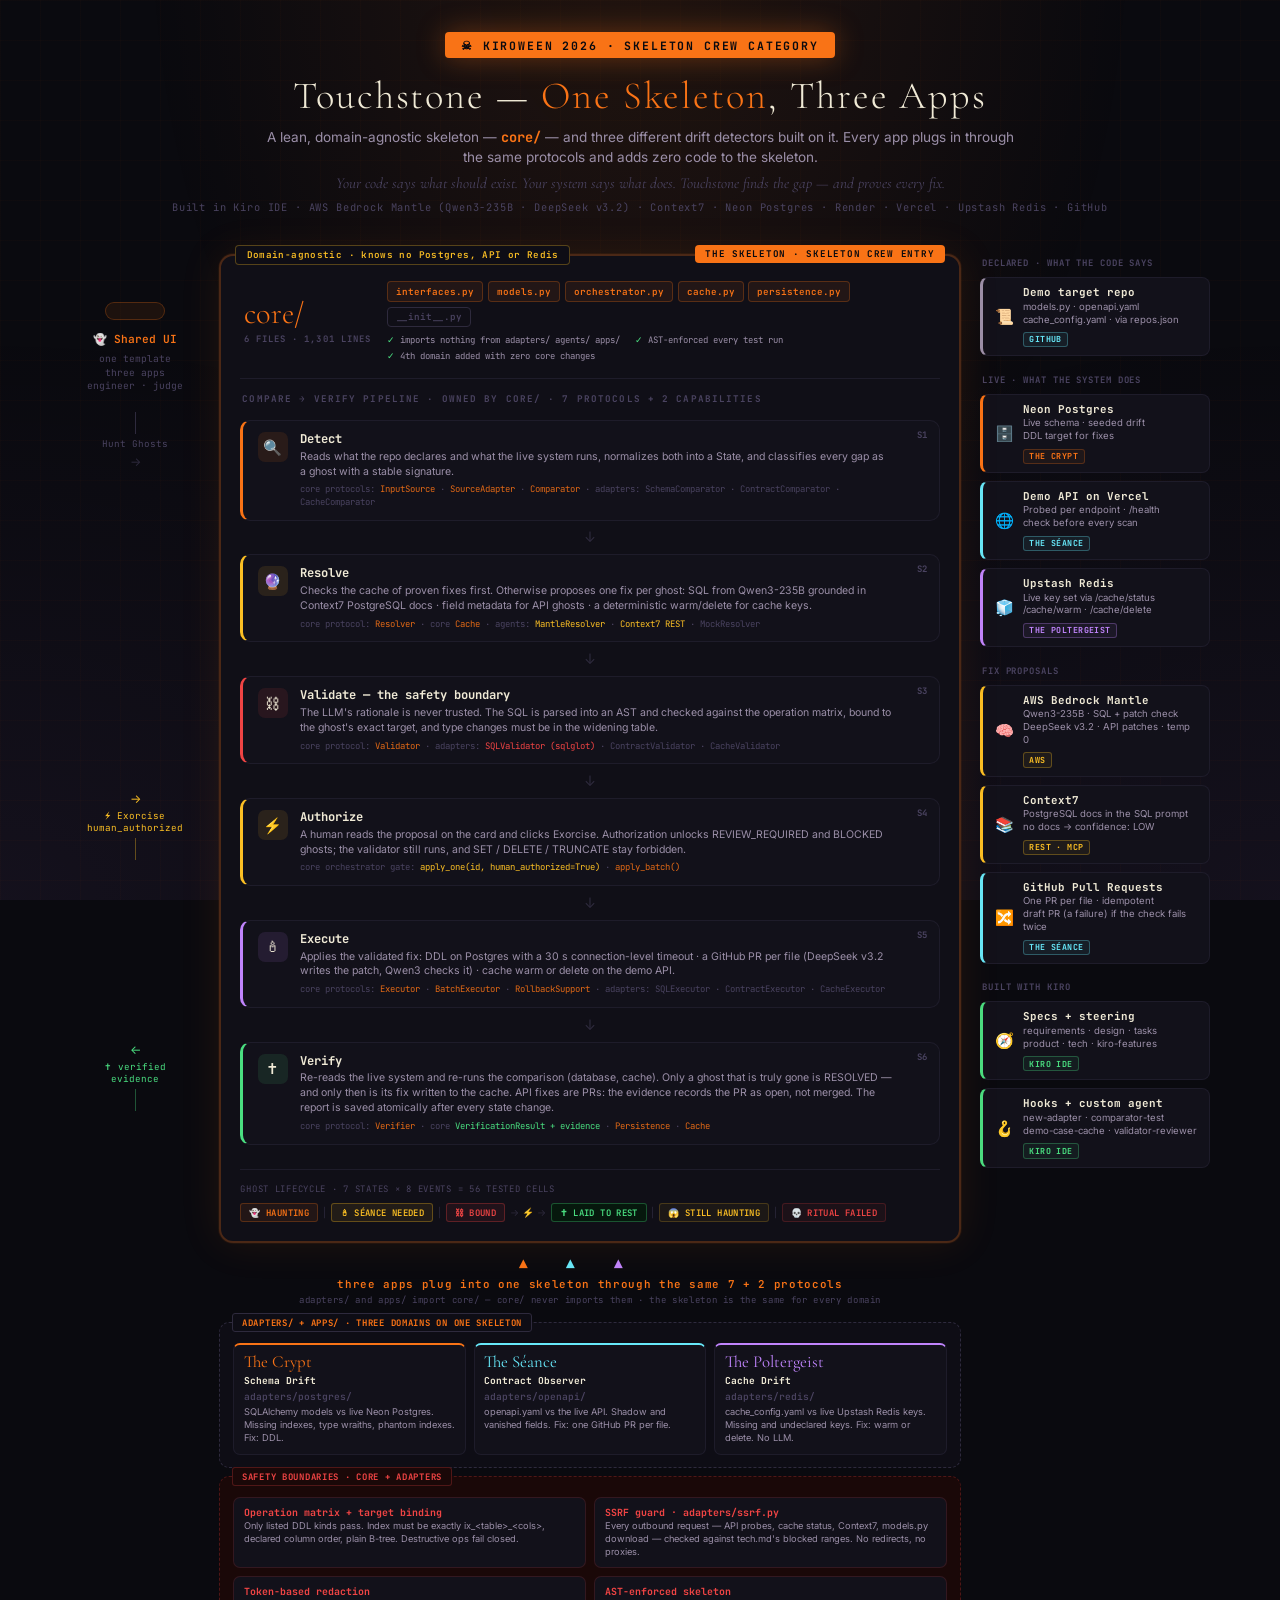
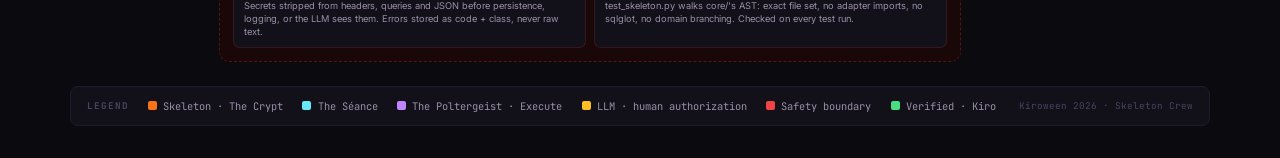
<file: docs/architecture.html>
<!DOCTYPE html>
<html lang="en">
<head>
<meta charset="utf-8">
<title>Touchstone Architecture</title>
<link rel="stylesheet" href="https://fonts.googleapis.com/css2?family=JetBrains+Mono:wght@400;600;700&family=Cormorant+Garamond:wght@300;400&family=Inter:wght@400;500;600&display=swap">

<style>
  :root {
    /* Touchstone UI palette (apps/shared/ui/style.css) */
    --bg:            #0a0a0f;
    --bg-card:       #12111a;
    --bg-card-alt:   #0e0d15;
    --bg-pipeline:   #100f17;
    --border:        #1e1c2a;
    --border-accent: #2e2a3d;
    --text-primary:  #f0ead6;
    --text-secondary:#9b8fa8;
    --text-muted:    #4a4360;
    --pumpkin:       #f97316;
    --pumpkin-dim:   rgba(249,115,22,0.08);
    --pumpkin-mid:   rgba(249,115,22,0.25);
    --amber:         #fbbf24;
    --blood:         #ef4444;
    --blood-dim:     #1a0808;
    --spirit:        #4ade80;
    --spirit-dim:    #06180d;
    --seance:        #67e8f9;
    --polter:        #c084fc;
    --connector:     #2e2a3d;
    --font-mono:     'JetBrains Mono', 'Courier New', monospace;
    --font-sans:     'Inter', -apple-system, sans-serif;
    --font-display:  'Cormorant Garamond', Georgia, serif;
  }

  * { box-sizing: border-box; margin: 0; padding: 0; }

  body {
    background: var(--bg);
    color: var(--text-primary);
    font-family: var(--font-sans);
    padding: 2rem;
    min-height: 100svh;
  }

  /* faint grid + fog */
  body::before {
    content: '';
    position: fixed;
    inset: 0;
    background-image:
      linear-gradient(rgba(249,115,22,0.022) 1px, transparent 1px),
      linear-gradient(90deg, rgba(249,115,22,0.022) 1px, transparent 1px);
    background-size: 40px 40px;
    pointer-events: none;
  }
  body::after {
    content: '';
    position: fixed;
    inset: 0;
    background:
      radial-gradient(ellipse at 50% -10%, rgba(249,115,22,0.10), transparent 55%),
      radial-gradient(ellipse at 0% 100%, rgba(192,132,252,0.06), transparent 45%),
      radial-gradient(ellipse at 100% 100%, rgba(192,132,252,0.06), transparent 45%);
    pointer-events: none;
  }

  /* ── Header ── */
  .page-header { text-align: center; margin-bottom: 2.5rem; position: relative; z-index: 1; }
  .page-header h1 {
    font-family: var(--font-display);
    font-size: 2rem;
    font-weight: 300;
    letter-spacing: 0.05em;
  }
  .page-header h1 span { color: var(--pumpkin); }
  .page-header .tagline {
    font-family: var(--font-display);
    font-style: italic;
    font-size: 1rem;
    color: var(--text-secondary);
    margin-top: 0.3rem;
  }
  .page-header .sub {
    font-family: var(--font-mono);
    font-size: 0.65rem;
    color: var(--text-muted);
    margin-top: 0.5rem;
    letter-spacing: 0.08em;
  }

  /* ── Diagram grid ── */
  .diagram {
    display: grid;
    grid-template-columns: 130px 1fr 230px;
    align-items: start;
    max-width: 1140px;
    margin: 0 auto;
    position: relative;
    z-index: 1;
  }

  /* ── Entry column ── */
  .entry-col { display: flex; flex-direction: column; align-items: center; padding-top: 3rem; gap: 0.4rem; }

  .ghost-ring {
    width: 60px; height: 18px;
    border-radius: 100px;
    border: 1.5px solid var(--pumpkin-mid);
    position: relative;
    overflow: hidden;
    background: var(--pumpkin-dim);
  }
  .ghost-ring::before {
    content: '';
    position: absolute;
    top: -2px; left: -60%;
    width: 50%; height: calc(100% + 4px);
    background: linear-gradient(90deg, transparent, var(--pumpkin), transparent);
    filter: blur(1px);
    animation: sweep 2.5s ease-in-out infinite;
  }
  @keyframes sweep {
    0% { left: -60%; opacity: 0; } 15% { opacity: 1; } 85% { opacity: 1; } 100% { left: 110%; opacity: 0; }
  }
  @media (prefers-reduced-motion: reduce) { .ghost-ring::before { animation: none; left: 20%; opacity: 0.7; } }

  .entry-label { font-family: var(--font-mono); font-size: 0.7rem; font-weight: 600; color: var(--pumpkin); text-align: center; margin-top: 0.35rem; }
  .entry-sub { font-family: var(--font-mono); font-size: 0.6rem; color: var(--text-muted); text-align: center; max-width: 115px; line-height: 1.4; }

  .entry-arrow { display: flex; flex-direction: column; align-items: center; gap: 0.25rem; margin-top: 0.8rem; }
  .v-line { width: 1px; height: 22px; background: var(--connector); }
  .arrow-label { font-family: var(--font-mono); font-size: 0.58rem; color: var(--text-muted); text-align: center; }
  .arrow-tip { font-size: 0.75rem; color: var(--connector); }
  .entry-arrow.exorcise { margin-top: 19.75rem; }
  .entry-arrow.exorcise .arrow-label, .entry-arrow.exorcise .arrow-tip { color: var(--amber); }
  .entry-arrow.exorcise .v-line { background: var(--amber); opacity: 0.35; }
  .entry-arrow.returns { margin-top: 11rem; }
  .entry-arrow.returns .arrow-label, .entry-arrow.returns .arrow-tip { color: var(--spirit); }
  .entry-arrow.returns .v-line { background: var(--spirit); opacity: 0.35; }

  /* ── Pipeline column ── */
  .pipeline-col { padding: 0 1.2rem; }
  .pipeline-boundary {
    border: 2px solid var(--pumpkin-mid);
    border-radius: 14px;
    padding: 1.2rem;
    background: var(--bg-pipeline);
    position: relative;
    box-shadow: 0 0 0 1px rgba(249,115,22,0.06), 0 0 42px rgba(249,115,22,0.10);
  }

  /* ── Skeleton header (core/ is the Skeleton Crew entry) ── */
  .skeleton-head {
    display: grid;
    grid-template-columns: auto 1fr;
    gap: 1rem;
    align-items: center;
    padding: 0.4rem 0.2rem 1rem;
    margin-bottom: 0.9rem;
    border-bottom: 1px solid var(--border);
  }
  .skeleton-title { font-family: var(--font-display); font-size: 1.9rem; font-weight: 300; line-height: 1; color: var(--pumpkin); }
  .skeleton-title small { display: block; font-family: var(--font-mono); font-size: 0.56rem; font-weight: 700; color: var(--text-muted); letter-spacing: 0.12em; text-transform: uppercase; margin-top: 0.35rem; }
  .file-chips { display: flex; flex-wrap: wrap; gap: 0.3rem; }
  .file-chip {
    font-family: var(--font-mono); font-size: 0.58rem; font-weight: 600;
    padding: 0.2rem 0.5rem; border-radius: 4px;
    background: var(--pumpkin-dim); border: 1px solid var(--pumpkin-mid); color: var(--pumpkin);
  }
  .file-chip.dim { background: transparent; border-color: var(--border-accent); color: var(--text-muted); }
  .skeleton-proof { display: flex; flex-wrap: wrap; gap: 0.25rem 0.9rem; margin-top: 0.45rem; }
  .skeleton-proof span { font-family: var(--font-mono); font-size: 0.56rem; color: var(--text-secondary); }
  .skeleton-proof span::before { content: '✓ '; color: var(--spirit); }

  /* ── Plug-in connector between adapters and core ── */
  .plug {
    text-align: center;
    font-family: var(--font-mono); font-size: 0.6rem; font-weight: 600;
    color: var(--pumpkin); letter-spacing: 0.06em;
    padding: 0.55rem 0 0.45rem;
  }
  .plug small { display: block; color: var(--text-muted); font-weight: 400; margin-top: 0.15rem; }
  .plug { font-size: 0.68rem; padding: 0.7rem 0 0.55rem; }
  .plug-arrows { display: block; font-size: 0.9rem; letter-spacing: 2.4rem; margin-bottom: 0.25rem; }
  .plug-arrows i { font-style: normal; }

  /* ── Category ribbon + Skeleton Crew header ── */
  .category-ribbon {
    display: inline-block; margin-bottom: 0.9rem;
    font-family: var(--font-mono); font-size: 0.72rem; font-weight: 700;
    letter-spacing: 0.16em; text-transform: uppercase;
    color: #0a0a0f; background: var(--pumpkin);
    padding: 0.35rem 1rem; border-radius: 4px;
    box-shadow: 0 0 28px rgba(249,115,22,0.35);
  }
  .page-header h1 { font-size: 2.4rem; }
  .page-header .tagline {
    font-style: normal; font-family: var(--font-sans); font-size: 0.85rem;
    max-width: 760px; margin: 0.5rem auto 0; line-height: 1.5;
  }
  .page-header .tagline b { color: var(--pumpkin); font-family: var(--font-mono); font-weight: 700; }
  .page-header .pitch {
    font-family: var(--font-display); font-style: italic; font-size: 0.95rem;
    color: var(--text-muted); margin-top: 0.4rem;
  }
  .pipeline-badge {
    position: absolute; top: -11px; right: 14px;
    background: var(--pumpkin); color: #0a0a0f;
    font-family: var(--font-mono); font-size: 0.58rem; font-weight: 700;
    padding: 0.18rem 0.65rem; border-radius: 4px; letter-spacing: 0.08em;
  }
  .pipeline-sub-badge {
    position: absolute; top: -11px; left: 14px;
    background: var(--bg-card-alt); color: var(--amber);
    font-family: var(--font-mono); font-size: 0.58rem; font-weight: 600;
    padding: 0.18rem 0.65rem; border-radius: 4px;
    border: 1px solid rgba(251,191,36,0.3); letter-spacing: 0.04em;
  }
  .pipeline-label {
    font-family: var(--font-mono); font-size: 0.58rem; font-weight: 700;
    color: var(--text-muted); letter-spacing: 0.12em; text-transform: uppercase;
    margin-bottom: 0.9rem; padding-left: 2px;
  }
  .stages-stack { display: flex; flex-direction: column; gap: 0.5rem; }

  /* ── Stage cards ── */
  .stage-card {
    background: var(--bg-card);
    border: 1.5px solid var(--border);
    border-radius: 10px;
    padding: 0.7rem 0.9rem;
    display: flex; align-items: flex-start; gap: 0.75rem;
    position: relative;
  }
  .stage-card.detect   { border-left: 3px solid var(--pumpkin); }
  .stage-card.resolve  { border-left: 3px solid var(--amber); }
  .stage-card.validate { border-left: 3px solid var(--blood); }
  .stage-card.human    { border-left: 3px solid var(--amber); }
  .stage-card.execute  { border-left: 3px solid var(--polter); }
  .stage-card.verify   { border-left: 3px solid var(--spirit); }

  .stage-num {
    font-family: var(--font-mono); font-size: 0.56rem; font-weight: 700;
    color: var(--text-muted); position: absolute; top: 0.5rem; right: 0.7rem; letter-spacing: 0.04em;
  }
  .stage-icon {
    width: 30px; height: 30px; border-radius: 7px;
    display: flex; align-items: center; justify-content: center;
    font-size: 0.95rem; flex-shrink: 0;
  }
  .icon-detect   { background: rgba(249,115,22,0.10); }
  .icon-resolve  { background: rgba(251,191,36,0.10); }
  .icon-validate { background: rgba(239,68,68,0.10); }
  .icon-human    { background: rgba(251,191,36,0.10); }
  .icon-execute  { background: rgba(192,132,252,0.10); }
  .icon-verify   { background: rgba(74,222,128,0.10); }

  .stage-info { flex: 1; min-width: 0; padding-right: 2rem; }
  .stage-name { font-family: var(--font-mono); font-size: 0.76rem; font-weight: 700; line-height: 1.2; }
  .stage-desc { font-size: 0.66rem; color: var(--text-secondary); margin-top: 0.2rem; line-height: 1.4; }
  .stage-tools { font-family: var(--font-mono); font-size: 0.56rem; color: var(--text-muted); margin-top: 0.25rem; line-height: 1.4; }
  .stage-tools span   { color: var(--pumpkin); opacity: 0.9; }
  .stage-tools .amber { color: var(--amber); opacity: 1; }
  .stage-tools .blood { color: var(--blood); opacity: 1; }
  .stage-tools .spirit{ color: var(--spirit); opacity: 1; }

  .flow-arrow { text-align: center; color: var(--connector); font-size: 0.9rem; padding: 0.1rem 0; user-select: none; line-height: 1; }
  .flow-arrow.lbl { font-family: var(--font-mono); font-size: 0.58rem; color: var(--text-muted); }

  /* ── Apps boundary (three apps, one skeleton) ── */
  .apps-boundary {
    border: 1px dashed var(--border-accent);
    border-radius: 10px;
    padding: 0.8rem;
    background: var(--bg-card-alt);
    position: relative;
    margin-top: 0.5rem;
  }
  .boundary-badge {
    position: absolute; top: -10px; left: 12px;
    font-family: var(--font-mono); font-size: 0.56rem; font-weight: 700;
    padding: 0.15rem 0.55rem; border-radius: 3px;
    letter-spacing: 0.08em; text-transform: uppercase;
  }
  .apps-boundary .boundary-badge { background: var(--bg-card-alt); color: var(--pumpkin); border: 1px solid var(--border-accent); }
  .apps-row { display: grid; grid-template-columns: repeat(3, 1fr); gap: 0.5rem; margin-top: 0.4rem; }
  .app-box { background: var(--bg-card); border: 1px solid var(--border); border-radius: 7px; padding: 0.55rem 0.6rem; border-top: 2px solid; }
  .app-box.crypt  { border-top-color: var(--pumpkin); }
  .app-box.seance { border-top-color: var(--seance); }
  .app-box.polter { border-top-color: var(--polter); }
  .app-title { font-family: var(--font-display); font-size: 1.05rem; font-weight: 400; line-height: 1.1; }
  .app-box.crypt  .app-title { color: var(--pumpkin); }
  .app-box.seance .app-title { color: var(--seance); }
  .app-box.polter .app-title { color: var(--polter); }
  .app-name { font-family: var(--font-mono); font-size: 0.6rem; font-weight: 700; color: var(--text-primary); margin-top: 0.15rem; }
  .app-desc { font-size: 0.58rem; color: var(--text-secondary); margin-top: 0.2rem; line-height: 1.4; }

  /* ── Safety boundary ── */
  .safety-boundary {
    border: 1px dashed rgba(239,68,68,0.25);
    border-radius: 10px;
    padding: 0.8rem;
    background: var(--blood-dim);
    position: relative;
    margin-top: 0.5rem;
  }
  .safety-boundary .boundary-badge { background: var(--blood-dim); color: var(--blood); border: 1px solid rgba(239,68,68,0.25); }
  .safety-row { display: grid; grid-template-columns: 1fr 1fr; gap: 0.5rem; margin-top: 0.4rem; }
  .safety-box { background: var(--bg-card); border: 1px solid rgba(239,68,68,0.15); border-radius: 7px; padding: 0.5rem 0.6rem; }
  .safety-name { font-family: var(--font-mono); font-size: 0.62rem; font-weight: 700; color: var(--blood); }
  .safety-desc { font-size: 0.58rem; color: var(--text-secondary); margin-top: 0.1rem; line-height: 1.4; }

  /* ── State bar ── */
  .state-bar {
    margin-top: 1rem; padding-top: 0.85rem;
    border-top: 1px solid var(--border);
    display: flex; flex-wrap: wrap; gap: 0.3rem; align-items: center;
  }
  .state-bar-label {
    font-family: var(--font-mono); font-size: 0.56rem; color: var(--text-muted);
    letter-spacing: 0.08em; text-transform: uppercase; width: 100%; margin-bottom: 0.2rem;
  }
  .state-pill {
    font-family: var(--font-mono); font-size: 0.56rem; font-weight: 600;
    padding: 0.15rem 0.5rem; border-radius: 3px;
    background: var(--bg-card-alt); border: 1px solid var(--border);
    color: var(--text-muted); letter-spacing: 0.04em;
  }
  .state-pill.pending  { background: rgba(249,115,22,0.08); border-color: var(--pumpkin-mid); color: var(--pumpkin); }
  .state-pill.review   { background: rgba(251,191,36,0.08); border-color: rgba(251,191,36,0.3); color: var(--amber); }
  .state-pill.blocked  { background: rgba(239,68,68,0.08); border-color: rgba(239,68,68,0.3); color: var(--blood); }
  .state-pill.resolved { background: var(--spirit-dim); border-color: rgba(74,222,128,0.3); color: var(--spirit); }
  .state-pill.still    { background: rgba(251,191,36,0.05); border-color: rgba(251,191,36,0.2); color: var(--amber); }
  .state-pill.failed   { background: rgba(239,68,68,0.05); border-color: rgba(239,68,68,0.2); color: var(--blood); }
  .state-arrow { font-size: 0.6rem; color: var(--border-accent); }

  /* ── Services column ── */
  .tools-col { display: flex; flex-direction: column; gap: 0.5rem; padding-top: 0.2rem; }
  .tool-group-label {
    font-family: var(--font-mono); font-size: 0.56rem; font-weight: 700;
    letter-spacing: 0.1em; text-transform: uppercase; color: var(--text-muted);
    padding-left: 2px; margin-top: 0.6rem;
  }
  .tool-group-label:first-child { margin-top: 0; }
  .tool-card {
    background: var(--bg-card);
    border: 1.5px solid var(--border);
    border-radius: 8px;
    padding: 0.5rem 0.75rem;
    display: flex; align-items: center; gap: 0.55rem;
  }
  .tool-card.declared-t { border-left: 3px solid var(--text-secondary); }
  .tool-card.crypt-t    { border-left: 3px solid var(--pumpkin); }
  .tool-card.seance-t   { border-left: 3px solid var(--seance); }
  .tool-card.polter-t   { border-left: 3px solid var(--polter); }
  .tool-card.llm-t      { border-left: 3px solid var(--amber); }
  .tool-card.kiro-t     { border-left: 3px solid var(--spirit); }

  .tool-emoji { font-size: 0.95rem; flex-shrink: 0; }
  .tool-info  { min-width: 0; }
  .tool-name  { font-family: var(--font-mono); font-size: 0.68rem; font-weight: 700; line-height: 1.2; }
  .tool-desc  { font-size: 0.6rem; color: var(--text-secondary); line-height: 1.35; margin-top: 0.1rem; }
  .svc-badge {
    font-family: var(--font-mono); font-size: 0.52rem; font-weight: 700;
    border-radius: 3px; padding: 0.1rem 0.35rem; letter-spacing: 0.05em;
    display: inline-block; margin-top: 0.2rem; border: 1px solid;
  }
  .svc-badge.aws   { color: var(--amber);  background: rgba(251,191,36,0.06);  border-color: rgba(251,191,36,0.3); }
  .svc-badge.kiro  { color: var(--spirit); background: rgba(74,222,128,0.06);  border-color: rgba(74,222,128,0.3); }
  .svc-badge.app1  { color: var(--pumpkin);background: rgba(249,115,22,0.06);  border-color: var(--pumpkin-mid); }
  .svc-badge.app2  { color: var(--seance); background: rgba(103,232,249,0.06); border-color: rgba(103,232,249,0.3); }
  .svc-badge.app3  { color: var(--polter); background: rgba(192,132,252,0.06); border-color: rgba(192,132,252,0.3); }

  /* ── Legend ── */
  .legend {
    max-width: 1140px;
    margin: 1.5rem auto 0;
    display: flex; gap: 1.2rem; flex-wrap: wrap; align-items: center;
    padding: 0.75rem 1rem;
    background: var(--bg-card);
    border: 1px solid var(--border);
    border-radius: 8px;
    position: relative; z-index: 1;
  }
  .legend-title { font-family: var(--font-mono); font-size: 0.58rem; font-weight: 700; color: var(--text-muted); text-transform: uppercase; letter-spacing: 0.1em; }
  .legend-item  { display: flex; align-items: center; gap: 0.4rem; font-size: 0.65rem; color: var(--text-secondary); font-family: var(--font-mono); }
  .legend-dot   { width: 9px; height: 9px; border-radius: 2px; flex-shrink: 0; }
</style>
</head>
<body>

<div class="page-header">
  <div class="category-ribbon">☠ Kiroween 2026 · Skeleton Crew category</div>
  <h1>Touchstone — <span>One Skeleton</span>, Three Apps</h1>
  <div class="tagline">A lean, domain-agnostic skeleton — <b>core/</b> — and three different drift detectors built on it. Every app plugs in through the same protocols and adds zero code to the skeleton.</div>
  <div class="pitch">Your code says what should exist. Your system says what does. Touchstone finds the gap — and proves every fix.</div>
  <div class="sub">Built in Kiro IDE · AWS Bedrock Mantle (Qwen3-235B · DeepSeek v3.2) · Context7 · Neon Postgres · Render · Vercel · Upstash Redis · GitHub</div>
</div>

<div class="diagram">

  <!-- ENTRY: human in the shared UI -->
  <div class="entry-col">
    <div class="ghost-ring"></div>
    <div class="entry-label">👻 Shared UI</div>
    <div class="entry-sub">one template<br>three apps<br>engineer · judge</div>

    <div class="entry-arrow">
      <div class="v-line"></div>
      <div class="arrow-label">Hunt Ghosts</div>
      <div class="arrow-tip">→</div>
    </div>

    <div class="entry-arrow exorcise">
      <div class="arrow-tip">→</div>
      <div class="arrow-label">⚡ Exorcise<br>human_authorized</div>
      <div class="v-line"></div>
    </div>

    <div class="entry-arrow returns">
      <div class="arrow-tip">←</div>
      <div class="arrow-label">✝ verified<br>evidence</div>
      <div class="v-line"></div>
    </div>
  </div>

  <!-- PIPELINE: the core/ skeleton -->
  <div class="pipeline-col">
    <div class="pipeline-boundary">
      <div class="pipeline-sub-badge">Domain-agnostic · knows no Postgres, API or Redis</div>
      <div class="pipeline-badge">THE SKELETON · SKELETON CREW ENTRY</div>

      <div class="skeleton-head">
        <div class="skeleton-title">core/<small>6 files · 1,301 lines</small></div>
        <div>
          <div class="file-chips">
            <span class="file-chip">interfaces.py</span>
            <span class="file-chip">models.py</span>
            <span class="file-chip">orchestrator.py</span>
            <span class="file-chip">cache.py</span>
            <span class="file-chip">persistence.py</span>
            <span class="file-chip dim">__init__.py</span>
          </div>
          <div class="skeleton-proof">
            <span>imports nothing from adapters/ agents/ apps/</span>
            <span>AST-enforced every test run</span>
            <span>4th domain added with zero core changes</span>
          </div>
        </div>
      </div>

      <div class="pipeline-label">Compare → Verify pipeline · owned by core/ · 7 protocols + 2 capabilities</div>

      <div class="stages-stack">

        <div class="stage-card detect">
          <div class="stage-num">S1</div>
          <div class="stage-icon icon-detect">🔍</div>
          <div class="stage-info">
            <div class="stage-name">Detect</div>
            <div class="stage-desc">Reads what the repo declares and what the live system runs, normalizes both into a State, and classifies every gap as a ghost with a stable signature.</div>
            <div class="stage-tools">core protocols: <span>InputSource</span> · <span>SourceAdapter</span> · <span>Comparator</span> · adapters: SchemaComparator · ContractComparator · CacheComparator</div>
          </div>
        </div>

        <div class="flow-arrow">↓</div>

        <div class="stage-card resolve">
          <div class="stage-num">S2</div>
          <div class="stage-icon icon-resolve">🔮</div>
          <div class="stage-info">
            <div class="stage-name">Resolve</div>
            <div class="stage-desc">Checks the cache of proven fixes first. Otherwise proposes one fix per ghost: SQL from Qwen3-235B grounded in Context7 PostgreSQL docs · field metadata for API ghosts · a deterministic warm/delete for cache keys.</div>
            <div class="stage-tools">core protocol: <span>Resolver</span> · core <span>Cache</span> · agents: <span class="amber">MantleResolver</span> · <span class="amber">Context7 REST</span> · MockResolver</div>
          </div>
        </div>

        <div class="flow-arrow">↓</div>

        <div class="stage-card validate">
          <div class="stage-num">S3</div>
          <div class="stage-icon icon-validate">⛓</div>
          <div class="stage-info">
            <div class="stage-name">Validate — the safety boundary</div>
            <div class="stage-desc">The LLM's rationale is never trusted. The SQL is parsed into an AST and checked against the operation matrix, bound to the ghost's exact target, and type changes must be in the widening table.</div>
            <div class="stage-tools">core protocol: <span>Validator</span> · adapters: <span class="blood">SQLValidator (sqlglot)</span> · ContractValidator · CacheValidator</div>
          </div>
        </div>

        <div class="flow-arrow">↓</div>

        <div class="stage-card human">
          <div class="stage-num">S4</div>
          <div class="stage-icon icon-human">⚡</div>
          <div class="stage-info">
            <div class="stage-name">Authorize</div>
            <div class="stage-desc">A human reads the proposal on the card and clicks Exorcise. Authorization unlocks REVIEW_REQUIRED and BLOCKED ghosts; the validator still runs, and SET / DELETE / TRUNCATE stay forbidden.</div>
            <div class="stage-tools">core orchestrator gate: <span class="amber">apply_one(id, human_authorized=True)</span> · <span>apply_batch()</span></div>
          </div>
        </div>

        <div class="flow-arrow">↓</div>

        <div class="stage-card execute">
          <div class="stage-num">S5</div>
          <div class="stage-icon icon-execute">🕯</div>
          <div class="stage-info">
            <div class="stage-name">Execute</div>
            <div class="stage-desc">Applies the validated fix: DDL on Postgres with a 30 s connection-level timeout · a GitHub PR per file (DeepSeek v3.2 writes the patch, Qwen3 checks it) · cache warm or delete on the demo API.</div>
            <div class="stage-tools">core protocols: <span>Executor</span> · <span>BatchExecutor</span> · <span>RollbackSupport</span> · adapters: SQLExecutor · ContractExecutor · CacheExecutor</div>
          </div>
        </div>

        <div class="flow-arrow">↓</div>

        <div class="stage-card verify">
          <div class="stage-num">S6</div>
          <div class="stage-icon icon-verify">✝</div>
          <div class="stage-info">
            <div class="stage-name">Verify</div>
            <div class="stage-desc">Re-reads the live system and re-runs the comparison (database, cache). Only a ghost that is truly gone is RESOLVED — and only then is its fix written to the cache. API fixes are PRs: the evidence records the PR as open, not merged. The report is saved atomically after every state change.</div>
            <div class="stage-tools">core protocol: <span>Verifier</span> · core <span class="spirit">VerificationResult + evidence</span> · <span>Persistence</span> · <span>Cache</span></div>
          </div>
        </div>

        <!-- Ghost states -->
        <div class="state-bar">
          <div class="state-bar-label">Ghost lifecycle · 7 states × 8 events = 56 tested cells</div>
          <span class="state-pill pending">👻 HAUNTING</span>
          <span class="state-arrow">|</span>
          <span class="state-pill review">🕯 SÉANCE NEEDED</span>
          <span class="state-arrow">|</span>
          <span class="state-pill blocked">⛓ BOUND</span>
          <span class="state-arrow">→ ⚡ →</span>
          <span class="state-pill resolved">✝ LAID TO REST</span>
          <span class="state-arrow">|</span>
          <span class="state-pill still">😱 STILL HAUNTING</span>
          <span class="state-arrow">|</span>
          <span class="state-pill failed">💀 RITUAL FAILED</span>
        </div>

      </div>
    </div>

    <div class="plug"><span class="plug-arrows"><i style="color:var(--pumpkin)">▲</i><i style="color:var(--seance)">▲</i><i style="color:var(--polter)">▲</i></span>three apps plug into one skeleton through the same 7 + 2 protocols<small>adapters/ and apps/ import core/ — core/ never imports them · the skeleton is the same for every domain</small></div>

    <!-- Three apps, one skeleton -->
    <div class="apps-boundary">
      <div class="boundary-badge">adapters/ + apps/ · three domains on one skeleton</div>
      <div class="apps-row">
        <div class="app-box crypt">
          <div class="app-title">The Crypt</div>
          <div class="app-name">Schema Drift</div><div class="app-name" style="color:var(--text-muted);font-weight:600;">adapters/postgres/</div>
          <div class="app-desc">SQLAlchemy models vs live Neon Postgres. Missing indexes, type wraiths, phantom indexes. Fix: DDL.</div>
        </div>
        <div class="app-box seance">
          <div class="app-title">The Séance</div>
          <div class="app-name">Contract Observer</div><div class="app-name" style="color:var(--text-muted);font-weight:600;">adapters/openapi/</div>
          <div class="app-desc">openapi.yaml vs the live API. Shadow and vanished fields. Fix: one GitHub PR per file.</div>
        </div>
        <div class="app-box polter">
          <div class="app-title">The Poltergeist</div>
          <div class="app-name">Cache Drift</div><div class="app-name" style="color:var(--text-muted);font-weight:600;">adapters/redis/</div>
          <div class="app-desc">cache_config.yaml vs live Upstash Redis keys. Missing and undeclared keys. Fix: warm or delete. No LLM.</div>
        </div>
      </div>
    </div>

    <!-- Safety -->
    <div class="safety-boundary">
      <div class="boundary-badge">Safety boundaries · core + adapters</div>
      <div class="safety-row">
        <div class="safety-box">
          <div class="safety-name">Operation matrix + target binding</div>
          <div class="safety-desc">Only listed DDL kinds pass. Index must be exactly ix_&lt;table&gt;_&lt;cols&gt;, declared column order, plain B-tree. Destructive ops fail closed.</div>
        </div>
        <div class="safety-box">
          <div class="safety-name">SSRF guard · adapters/ssrf.py</div>
          <div class="safety-desc">Every outbound request — API probes, cache status, Context7, models.py download — checked against tech.md's blocked ranges. No redirects, no proxies.</div>
        </div>
        <div class="safety-box">
          <div class="safety-name">Token-based redaction</div>
          <div class="safety-desc">Secrets stripped from headers, queries and JSON before persistence, logging, or the LLM sees them. Errors stored as code + class, never raw text.</div>
        </div>
        <div class="safety-box">
          <div class="safety-name">AST-enforced skeleton</div>
          <div class="safety-desc">test_skeleton.py walks core/'s AST: exact file set, no adapter imports, no sqlglot, no domain branching. Checked on every test run.</div>
        </div>
      </div>
    </div>

  </div>

  <!-- SERVICES -->
  <div class="tools-col">

    <div class="tool-group-label">Declared · what the code says</div>

    <div class="tool-card declared-t">
      <div class="tool-emoji">📜</div>
      <div class="tool-info">
        <div class="tool-name">Demo target repo</div>
        <div class="tool-desc">models.py · openapi.yaml<br>cache_config.yaml · via repos.json</div>
        <div class="svc-badge app2">GITHUB</div>
      </div>
    </div>

    <div class="tool-group-label">Live · what the system does</div>

    <div class="tool-card crypt-t">
      <div class="tool-emoji">🗄️</div>
      <div class="tool-info">
        <div class="tool-name">Neon Postgres</div>
        <div class="tool-desc">Live schema · seeded drift<br>DDL target for fixes</div>
        <div class="svc-badge app1">THE CRYPT</div>
      </div>
    </div>

    <div class="tool-card seance-t">
      <div class="tool-emoji">🌐</div>
      <div class="tool-info">
        <div class="tool-name">Demo API on Vercel</div>
        <div class="tool-desc">Probed per endpoint · /health<br>check before every scan</div>
        <div class="svc-badge app2">THE SÉANCE</div>
      </div>
    </div>

    <div class="tool-card polter-t">
      <div class="tool-emoji">🧊</div>
      <div class="tool-info">
        <div class="tool-name">Upstash Redis</div>
        <div class="tool-desc">Live key set via /cache/status<br>/cache/warm · /cache/delete</div>
        <div class="svc-badge app3">THE POLTERGEIST</div>
      </div>
    </div>

    <div class="tool-group-label">Fix proposals</div>

    <div class="tool-card llm-t">
      <div class="tool-emoji">🧠</div>
      <div class="tool-info">
        <div class="tool-name">AWS Bedrock Mantle</div>
        <div class="tool-desc">Qwen3-235B · SQL + patch check<br>DeepSeek v3.2 · API patches · temp 0</div>
        <div class="svc-badge aws">AWS</div>
      </div>
    </div>

    <div class="tool-card llm-t">
      <div class="tool-emoji">📚</div>
      <div class="tool-info">
        <div class="tool-name">Context7</div>
        <div class="tool-desc">PostgreSQL docs in the SQL prompt<br>no docs → confidence: LOW</div>
        <div class="svc-badge aws">REST · MCP</div>
      </div>
    </div>

    <div class="tool-card seance-t">
      <div class="tool-emoji">🔀</div>
      <div class="tool-info">
        <div class="tool-name">GitHub Pull Requests</div>
        <div class="tool-desc">One PR per file · idempotent<br>draft PR (a failure) if the check fails twice</div>
        <div class="svc-badge app2">THE SÉANCE</div>
      </div>
    </div>

    <div class="tool-group-label">Built with Kiro</div>

    <div class="tool-card kiro-t">
      <div class="tool-emoji">🧭</div>
      <div class="tool-info">
        <div class="tool-name">Specs + steering</div>
        <div class="tool-desc">requirements · design · tasks<br>product · tech · kiro-features</div>
        <div class="svc-badge kiro">KIRO IDE</div>
      </div>
    </div>

    <div class="tool-card kiro-t">
      <div class="tool-emoji">🪝</div>
      <div class="tool-info">
        <div class="tool-name">Hooks + custom agent</div>
        <div class="tool-desc">new-adapter · comparator-test<br>demo-case-cache · validator-reviewer</div>
        <div class="svc-badge kiro">KIRO IDE</div>
      </div>
    </div>

  </div>

</div>

<!-- Legend -->
<div class="legend">
  <span class="legend-title">Legend</span>
  <div class="legend-item"><div class="legend-dot" style="background:var(--pumpkin);"></div>Skeleton · The Crypt</div>
  <div class="legend-item"><div class="legend-dot" style="background:var(--seance);"></div>The Séance</div>
  <div class="legend-item"><div class="legend-dot" style="background:var(--polter);"></div>The Poltergeist · Execute</div>
  <div class="legend-item"><div class="legend-dot" style="background:var(--amber);"></div>LLM · human authorization</div>
  <div class="legend-item"><div class="legend-dot" style="background:var(--blood);"></div>Safety boundary</div>
  <div class="legend-item"><div class="legend-dot" style="background:var(--spirit);"></div>Verified · Kiro</div>
  <div class="legend-item" style="margin-left:auto;">
    <span style="font-family:var(--font-mono);font-size:0.58rem;color:var(--text-muted);">Kiroween 2026 · Skeleton Crew</span>
  </div>
</div>

</body>
</html>
</file>
